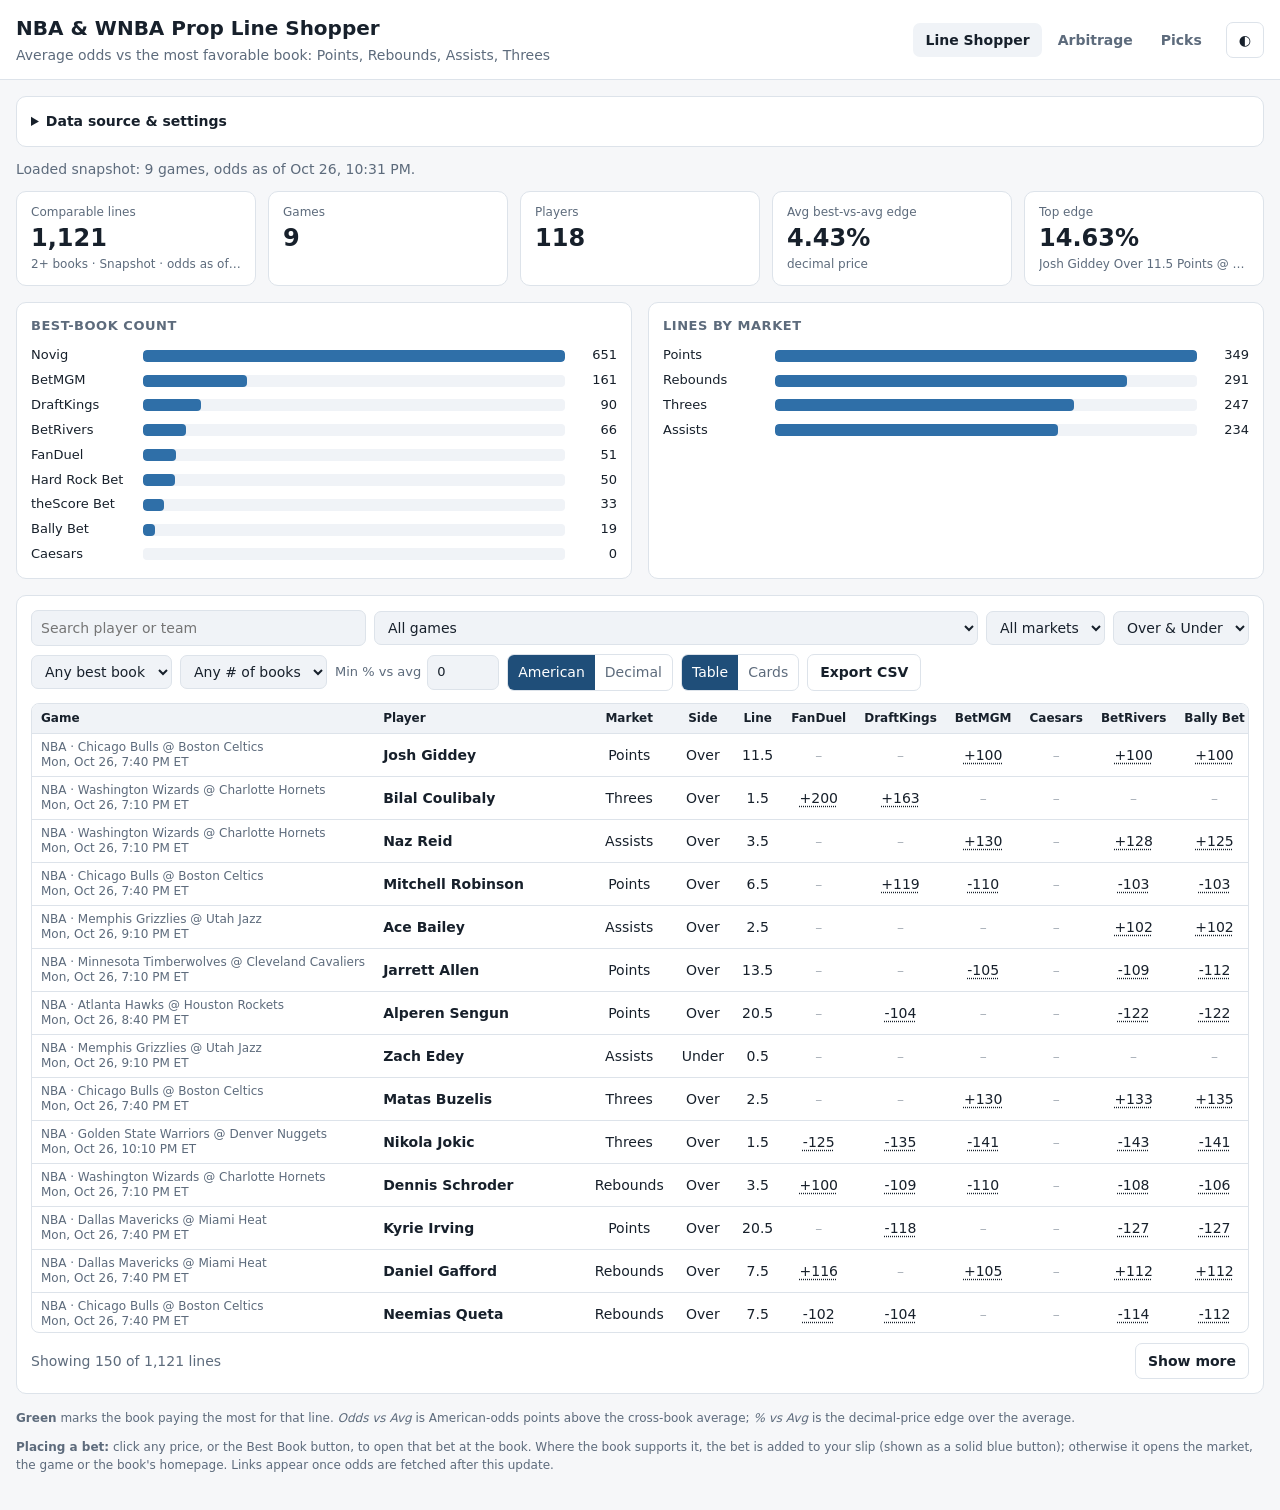
<file: index.html>
<!doctype html>
<html lang="en">
<head>
  <meta charset="utf-8">
  <meta name="viewport" content="width=device-width, initial-scale=1">
  <title>NBA & WNBA Prop Line Shopper</title>
  <meta name="description" content="NBA and WNBA player props: average odds vs the most favorable sportsbook.">
  <link rel="icon" href="data:image/svg+xml,<svg xmlns='http://www.w3.org/2000/svg' viewBox='0 0 100 100'><text y='.9em' font-size='90'>🏀</text></svg>">
  <link rel="stylesheet" href="styles.css?v=20261107a">
</head>
<body>
  <header class="topbar">
    <div class="wrap topbar-inner">
      <div>
        <h1><span class="league-name">NBA &amp; WNBA</span> Prop Line Shopper</h1>
        <p class="sub">Average odds vs the most favorable book: Points, Rebounds, Assists, Threes</p>
      </div>
      <nav class="nav" aria-label="Pages">
        <a href="index.html" aria-current="page">Line Shopper</a>
        <a href="arbitrage.html">Arbitrage</a>
        <a href="picks.html">Picks</a>
      </nav>
      <button id="themeToggle" class="btn ghost" type="button" aria-label="Toggle theme">◐</button>
    </div>
  </header>

  <main class="wrap">
    <details id="settings" class="panel">
      <summary>Data source &amp; settings</summary>
      <div class="settings-grid">
        <label class="field">
          <span>The Odds API key</span>
          <input id="apiKey" type="password" autocomplete="off" placeholder="Paste your key">
          <label class="check"><input id="rememberKey" type="checkbox" checked> Remember on this device</label>
        </label>
        <label class="field">
          <span>Look-ahead window (hours)</span>
          <input id="lookahead" type="number" min="1" step="1" value="48">
          <small>Blank = all upcoming games</small>
        </label>
        <fieldset class="field">
          <legend>Leagues</legend>
          <div id="leagueChecks" class="book-checks"></div>
          <small>Fetches and shows only the leagues checked.</small>
        </fieldset>
        <label class="field">
          <span>Minimum books offering a line</span>
          <input id="minBooks" type="number" min="1" max="9" step="1" value="2">
        </label>
        <fieldset class="field">
          <legend>Sportsbooks</legend>
          <div id="bookChecks" class="book-checks"></div>
        </fieldset>
      </div>
      <div class="actions">
        <button id="fetchLive" class="btn primary" type="button">Fetch live odds</button>
        <button id="loadSnapshot" class="btn" type="button">Load saved snapshot</button>
        <label class="btn">Open JSON file<input id="fileInput" type="file" accept=".json,application/json" hidden></label>
        <button id="downloadJson" class="btn ghost" type="button">Save raw JSON</button>
      </div>
      <p class="hint">Live fetches cost about 4 API credits per game (one per market), for each league checked. Your key stays in your browser and is sent only to api.the-odds-api.com.</p>
    </details>

    <div id="status" class="status" role="status"></div>

    <section class="tiles" id="tiles"></section>

    <section class="breakdowns">
      <div class="panel">
        <h2>Best-book count</h2>
        <div id="bookBars" class="bars"></div>
      </div>
      <div class="panel">
        <h2>Lines by market</h2>
        <div id="marketBars" class="bars"></div>
      </div>
    </section>

    <section class="panel">
      <div class="filters">
        <input id="search" type="search" placeholder="Search player or team">
        <select id="fGame"><option value="">All games</option></select>
        <select id="fMarket"><option value="">All markets</option></select>
        <select id="fSide">
          <option value="">Over &amp; Under</option>
          <option value="Over">Over</option>
          <option value="Under">Under</option>
        </select>
        <select id="fBook"><option value="">Any best book</option></select>
        <select id="fBooks" aria-label="Number of books"><option value="">Any # of books</option></select>
        <select id="sortSel" aria-label="Sort" hidden>
          <option value="pct:-1">Sort: % vs avg</option>
          <option value="usVsAvg:-1">Sort: Odds vs avg</option>
          <option value="best:-1">Sort: Best odds</option>
          <option value="booksOffering:-1">Sort: Most books</option>
          <option value="start:1">Sort: Game time</option>
          <option value="player:1">Sort: Player</option>
        </select>
        <label class="inline">Min % vs avg <input id="fEdge" type="number" step="0.5" value="0"></label>
        <div class="seg" role="group" aria-label="Odds format">
          <button type="button" data-fmt="us" class="on">American</button>
          <button type="button" data-fmt="dec">Decimal</button>
        </div>
        <div class="seg" role="group" aria-label="View">
          <button type="button" data-view="table">Table</button>
          <button type="button" data-view="cards">Cards</button>
        </div>
        <button id="exportCsv" class="btn ghost" type="button">Export CSV</button>
      </div>
      <div class="table-wrap">
        <table id="grid">
          <thead><tr id="headRow"></tr></thead>
          <tbody id="body"></tbody>
        </table>
      </div>
      <div id="cards" class="cards" hidden></div>
      <div class="table-foot">
        <span id="rowCount"></span>
        <button id="more" class="btn ghost" type="button" hidden>Show more</button>
      </div>
    </section>

    <footer class="foot">
      <p><strong>Green</strong> marks the book paying the most for that line. <em>Odds vs Avg</em> is American-odds points above the cross-book average; <em>% vs Avg</em> is the decimal-price edge over the average.</p>
      <p><strong>Placing a bet:</strong> click any price, or the Best Book button, to open that bet at the book. Where the book supports it, the bet is added to your slip (shown as a solid blue button); otherwise it opens the market, the game or the book's homepage. Links appear once odds are fetched after this update.</p>
    </footer>
  </main>

  <script src="common.js?v=20261107a"></script>
  <script src="app.js?v=20261107a"></script>
</body>
</html>
</file>
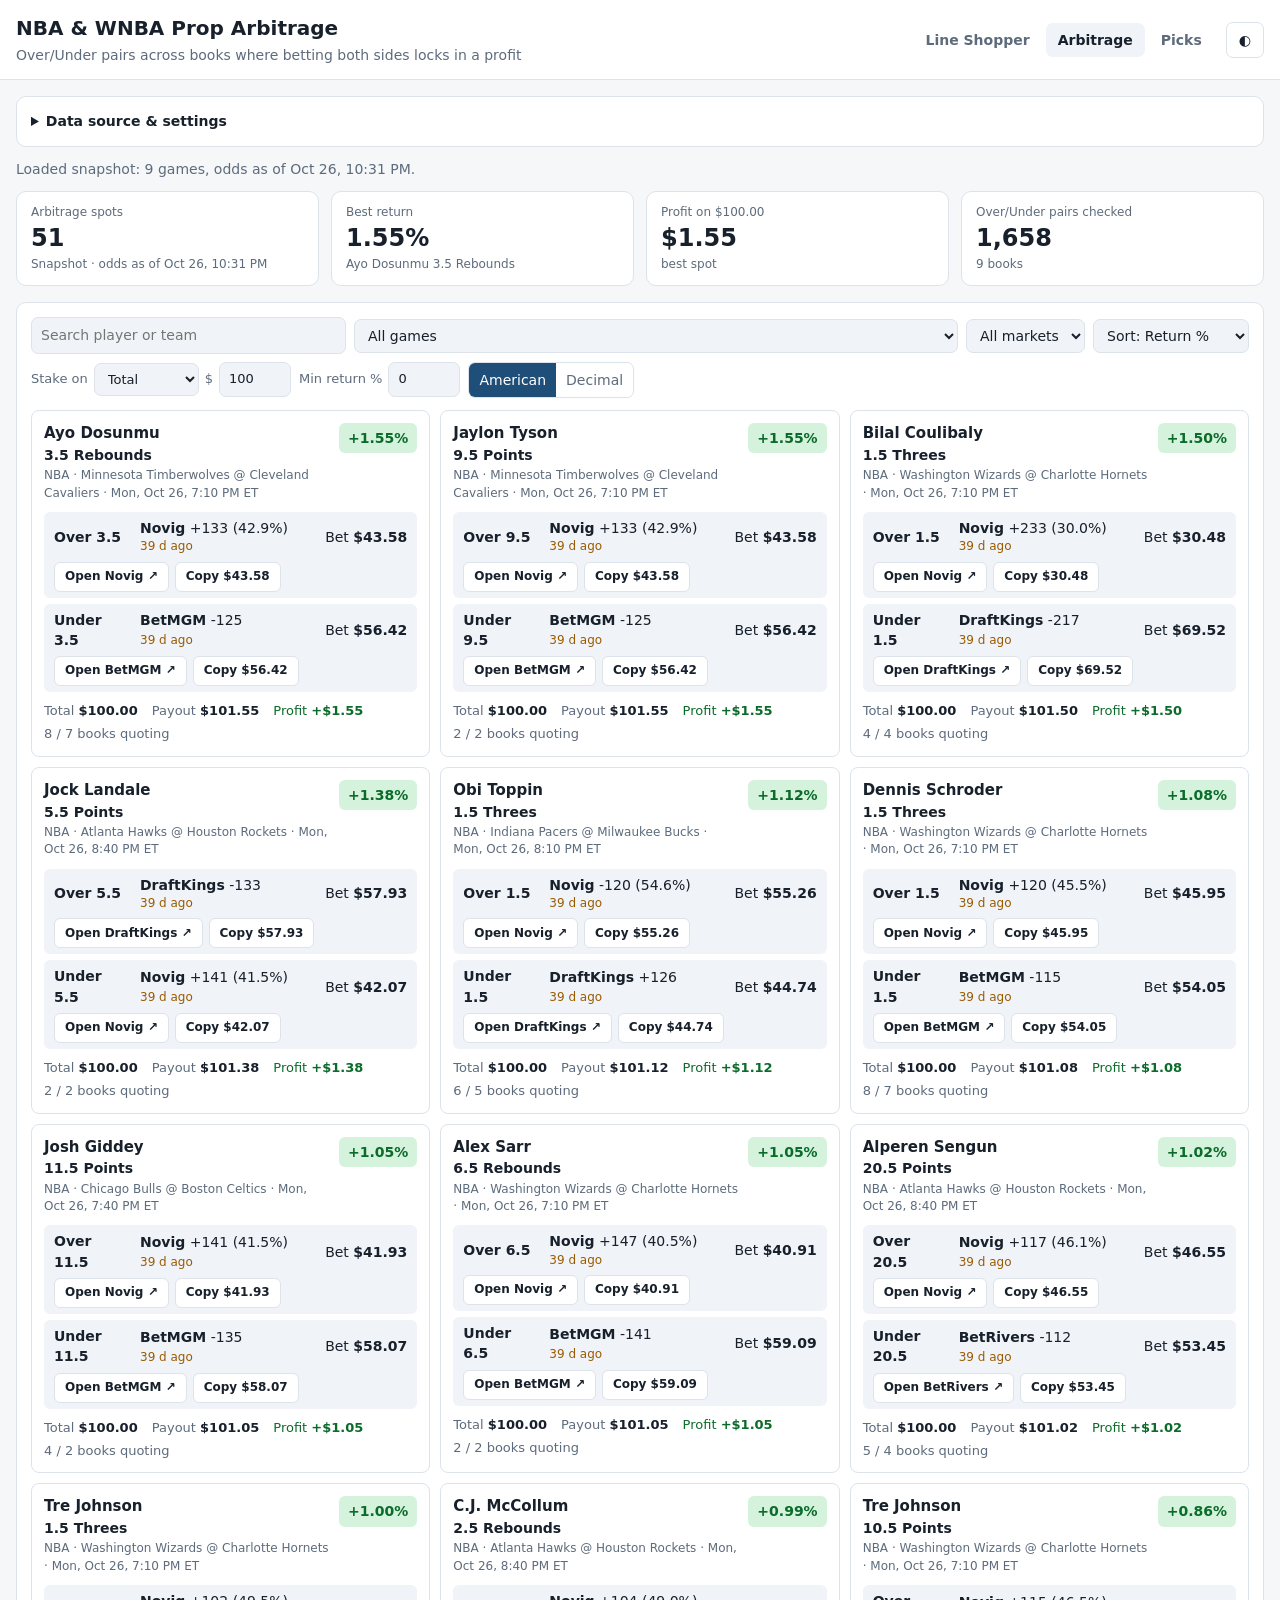
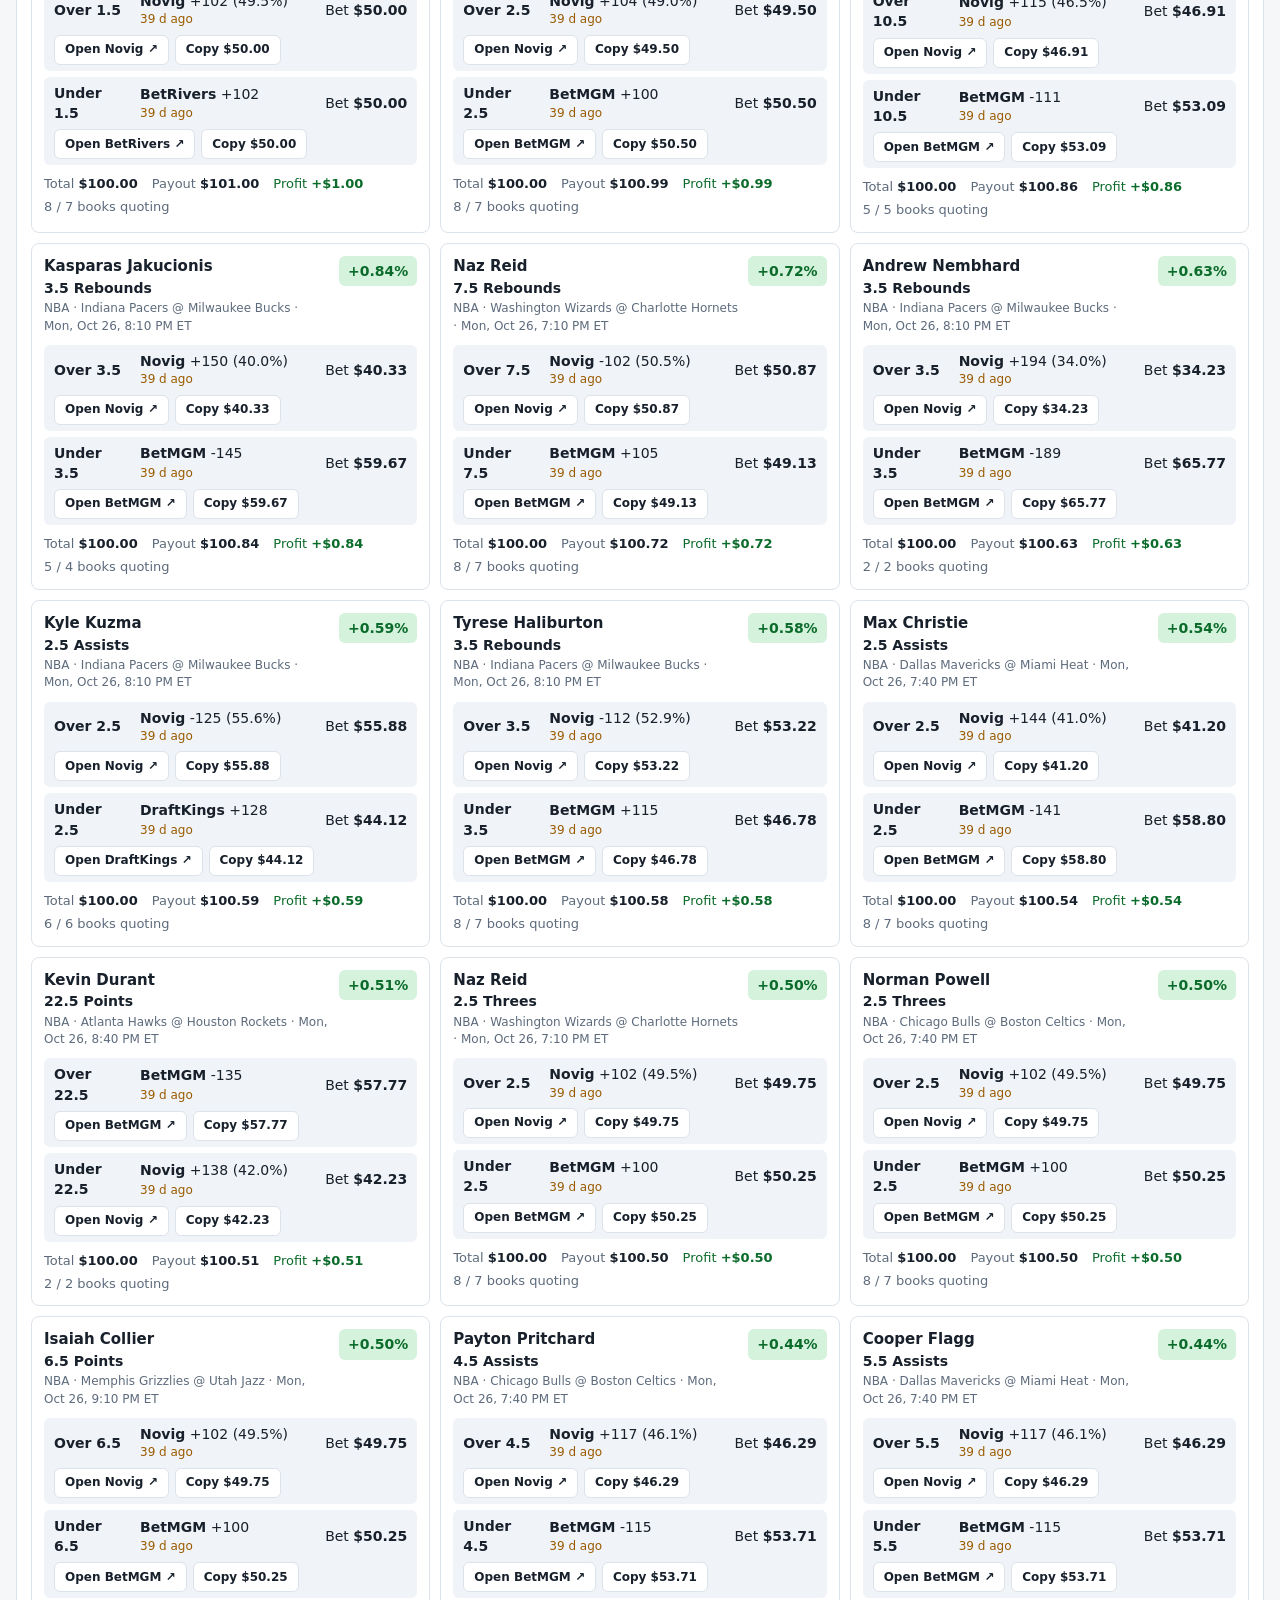
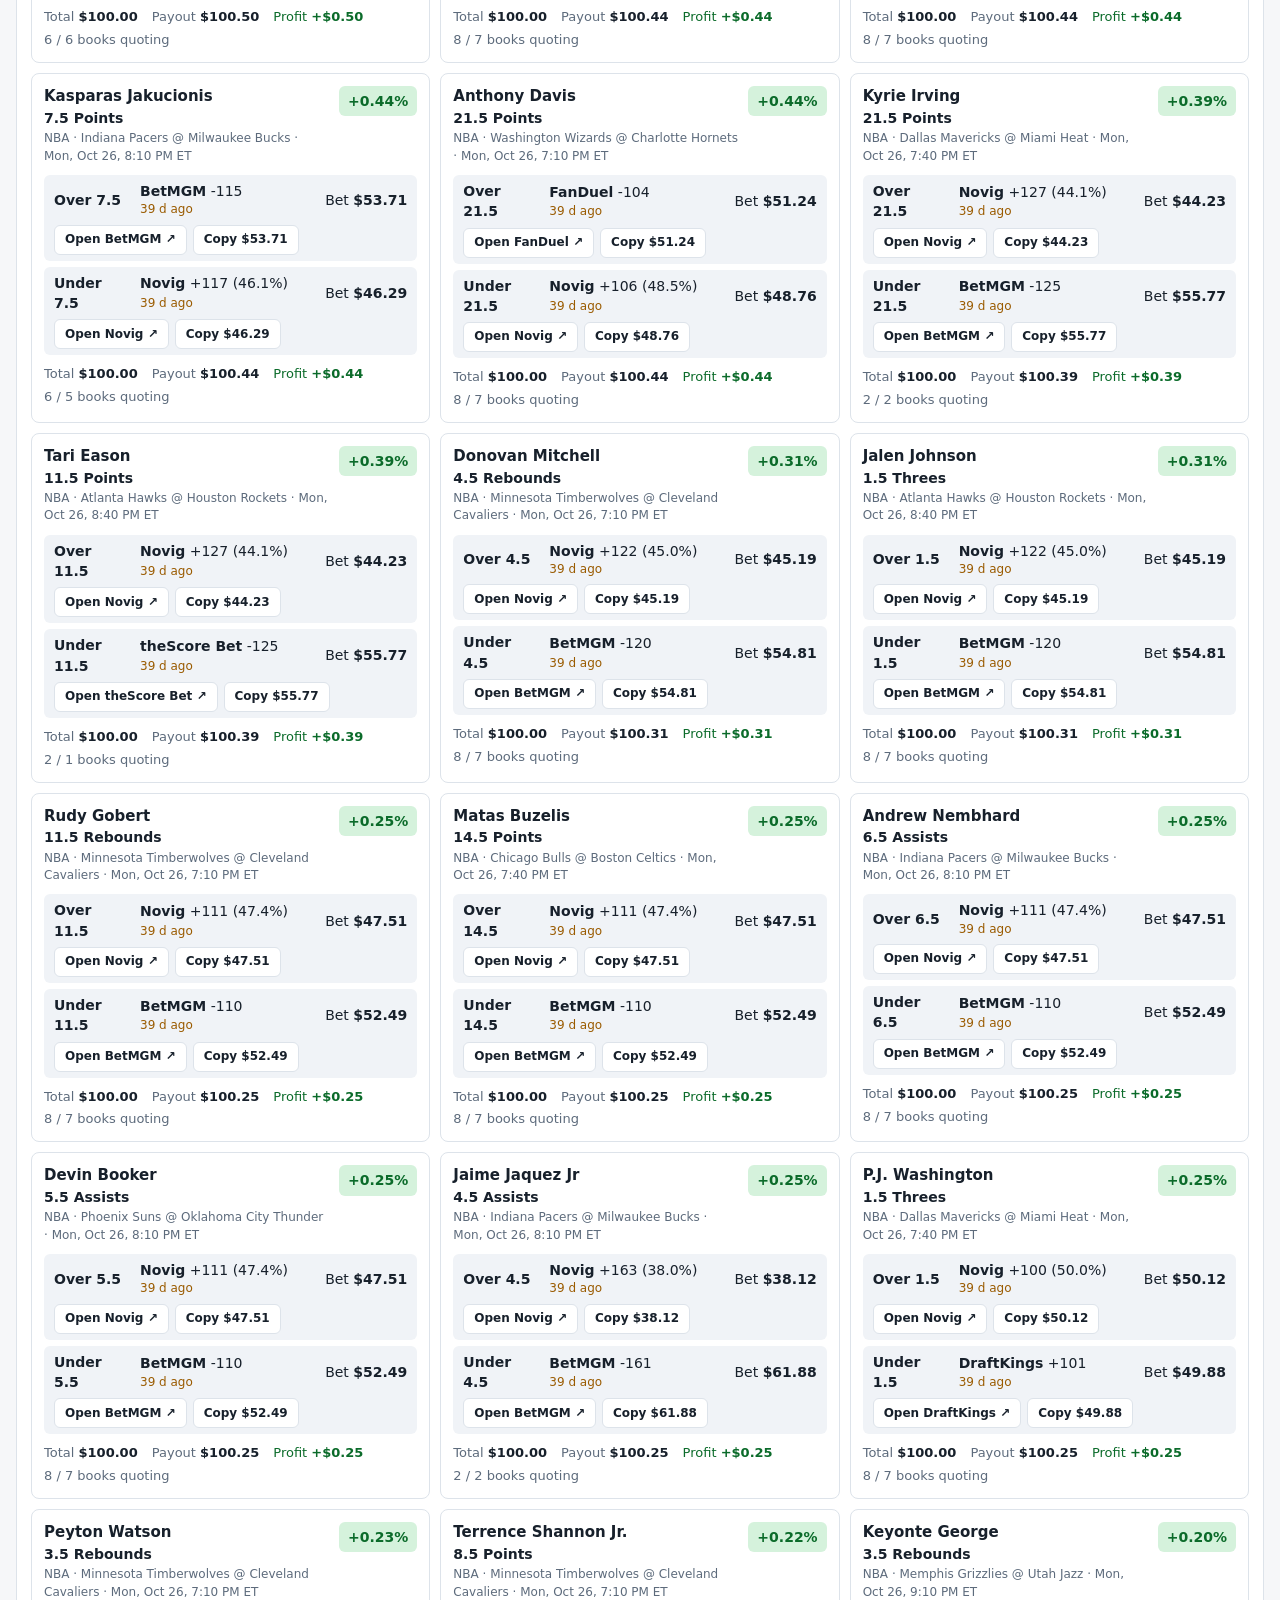
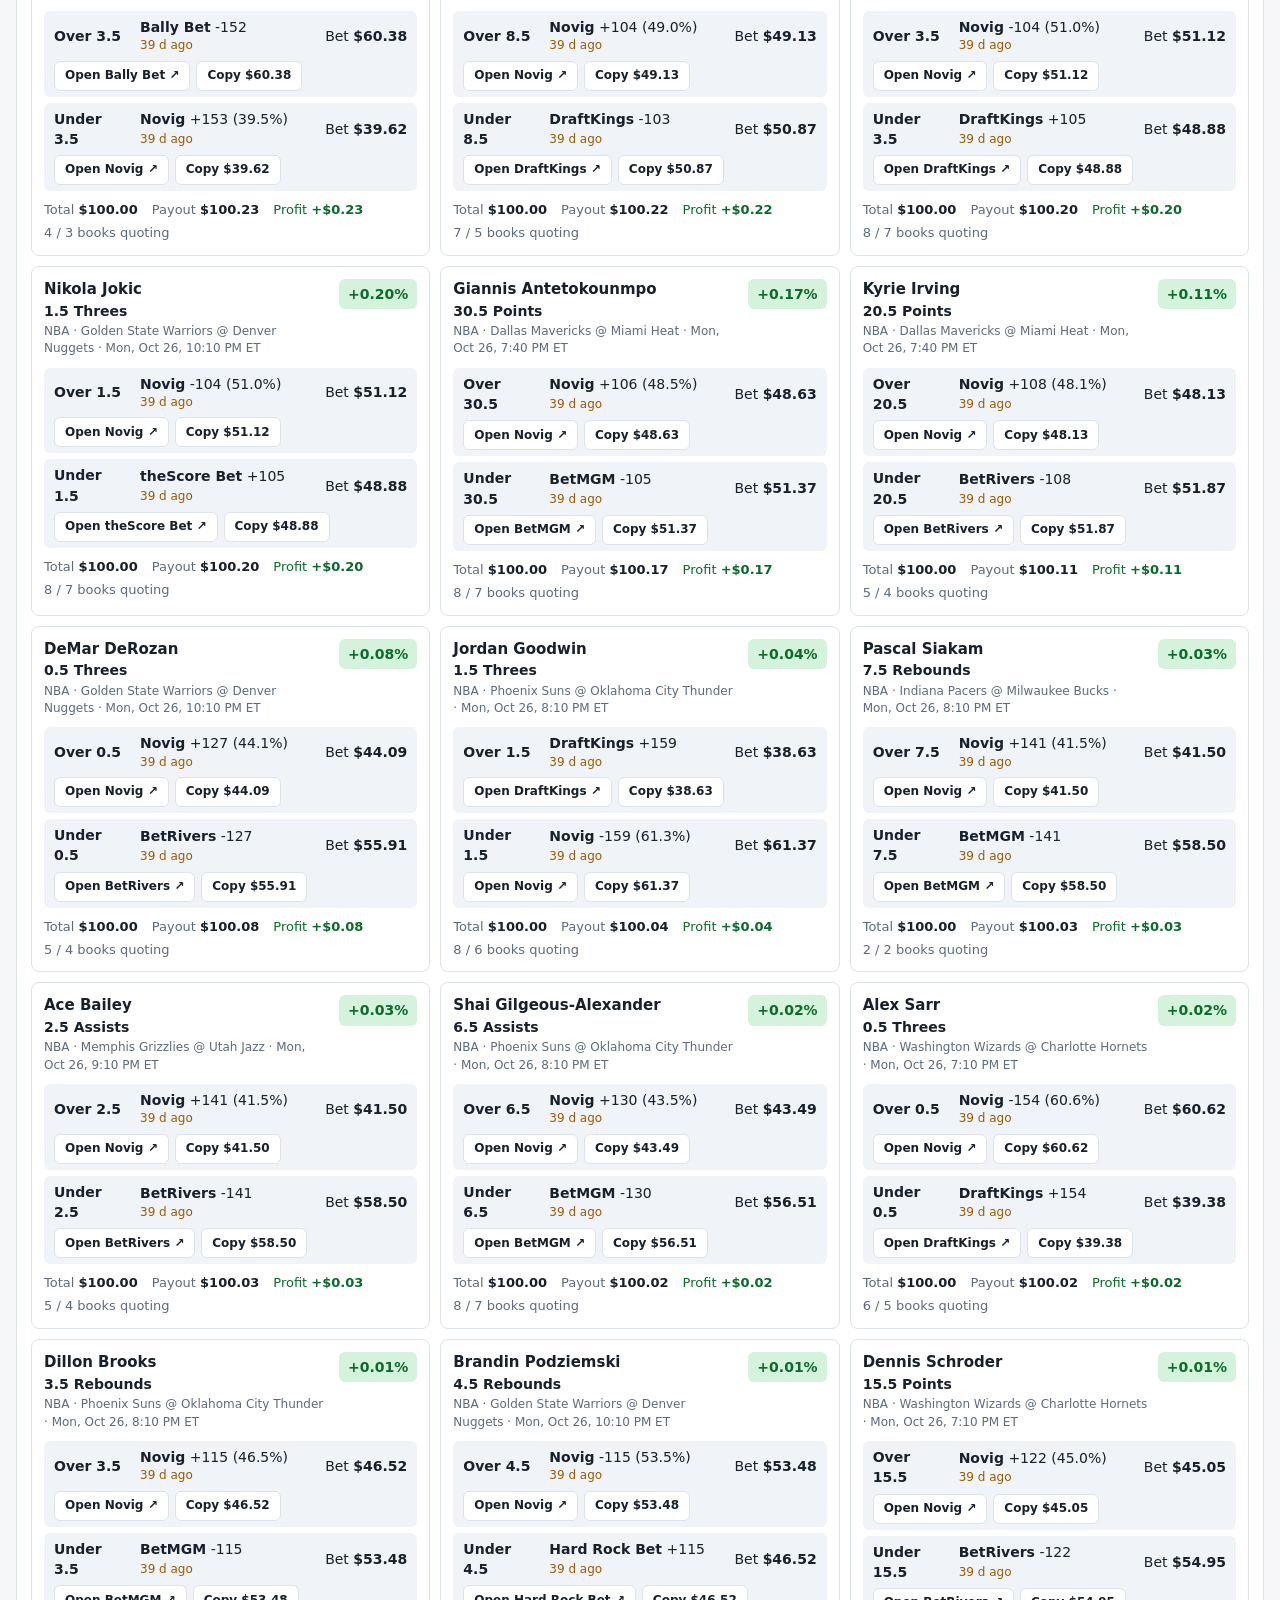
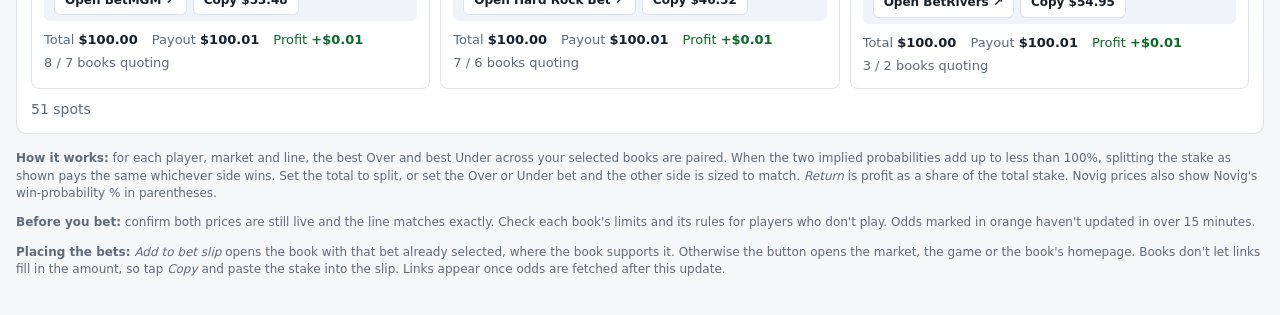
<file: arbitrage.html>
<!doctype html>
<html lang="en">
<head>
  <meta charset="utf-8">
  <meta name="viewport" content="width=device-width, initial-scale=1">
  <title>NBA & WNBA Prop Arbitrage</title>
  <meta name="description" content="NBA and WNBA player props: Over/Under pairs across sportsbooks that lock in a profit.">
  <link rel="icon" href="data:image/svg+xml,<svg xmlns='http://www.w3.org/2000/svg' viewBox='0 0 100 100'><text y='.9em' font-size='90'>🏀</text></svg>">
  <link rel="stylesheet" href="styles.css?v=20261107a">
</head>
<body>
  <header class="topbar">
    <div class="wrap topbar-inner">
      <div>
        <h1><span class="league-name">NBA &amp; WNBA</span> Prop Arbitrage</h1>
        <p class="sub">Over/Under pairs across books where betting both sides locks in a profit</p>
      </div>
      <nav class="nav" aria-label="Pages">
        <a href="index.html">Line Shopper</a>
        <a href="arbitrage.html" aria-current="page">Arbitrage</a>
        <a href="picks.html">Picks</a>
      </nav>
      <button id="themeToggle" class="btn ghost" type="button" aria-label="Toggle theme">◐</button>
    </div>
  </header>

  <main class="wrap">
    <details id="settings" class="panel">
      <summary>Data source &amp; settings</summary>
      <div class="settings-grid">
        <label class="field">
          <span>The Odds API key</span>
          <input id="apiKey" type="password" autocomplete="off" placeholder="Paste your key">
          <label class="check"><input id="rememberKey" type="checkbox" checked> Remember on this device</label>
        </label>
        <label class="field">
          <span>Look-ahead window (hours)</span>
          <input id="lookahead" type="number" min="1" step="1" value="48">
          <small>Blank = all upcoming games</small>
        </label>
        <fieldset class="field">
          <legend>Leagues</legend>
          <div id="leagueChecks" class="book-checks"></div>
          <small>Fetches and shows only the leagues checked.</small>
        </fieldset>
        <fieldset class="field">
          <legend>Sportsbooks</legend>
          <div id="bookChecks" class="book-checks"></div>
          <small>Only include books you can actually bet at.</small>
        </fieldset>
      </div>
      <div class="actions">
        <button id="fetchLive" class="btn primary" type="button">Fetch live odds</button>
        <button id="loadSnapshot" class="btn" type="button">Load saved snapshot</button>
        <label class="btn">Open JSON file<input id="fileInput" type="file" accept=".json,application/json" hidden></label>
      </div>
      <p class="hint">Arbitrage windows close fast, often in minutes. The saved snapshot is usually hours old, so fetch live odds before placing anything. Live fetches cost about 4 API credits per game. Odds loaded on either page carry over to the other in this tab.</p>
    </details>

    <div id="status" class="status" role="status"></div>

    <section class="tiles" id="tiles"></section>

    <section class="panel">
      <div class="filters">
        <input id="search" type="search" placeholder="Search player or team">
        <select id="fGame"><option value="">All games</option></select>
        <select id="fMarket"><option value="">All markets</option></select>
        <select id="sortSel" aria-label="Sort">
          <option value="roi">Sort: Return %</option>
          <option value="start">Sort: Game time</option>
          <option value="player">Sort: Player</option>
        </select>
        <label class="inline stake-field">Stake on
          <select id="stakeMode" aria-label="Stake applies to">
            <option value="total">Total</option>
            <option value="Over">Over bet</option>
            <option value="Under">Under bet</option>
          </select>
          $ <input id="stake" type="number" min="1" step="10" value="100">
        </label>
        <label class="inline">Min return % <input id="fRoi" type="number" step="0.25" value="0"></label>
        <div class="seg" role="group" aria-label="Odds format">
          <button type="button" data-fmt="us" class="on">American</button>
          <button type="button" data-fmt="dec">Decimal</button>
        </div>
      </div>
      <div id="arbs" class="cards"></div>
      <div class="table-foot"><span id="rowCount"></span></div>
    </section>

    <footer class="foot">
      <p><strong>How it works:</strong> for each player, market and line, the best Over and best Under across your selected books are paired. When the two implied probabilities add up to less than 100%, splitting the stake as shown pays the same whichever side wins. Set the total to split, or set the Over or Under bet and the other side is sized to match. <em>Return</em> is profit as a share of the total stake. Novig prices also show Novig's win-probability % in parentheses.</p>
      <p><strong>Before you bet:</strong> confirm both prices are still live and the line matches exactly. Check each book's limits and its rules for players who don't play. Odds marked in orange haven't updated in over 15 minutes.</p>
      <p><strong>Placing the bets:</strong> <em>Add to bet slip</em> opens the book with that bet already selected, where the book supports it. Otherwise the button opens the market, the game or the book's homepage. Books don't let links fill in the amount, so tap <em>Copy</em> and paste the stake into the slip. Links appear once odds are fetched after this update.</p>
    </footer>
  </main>

  <script src="common.js?v=20261107a"></script>
  <script src="arbitrage.js?v=20261107a"></script>
</body>
</html>
</file>
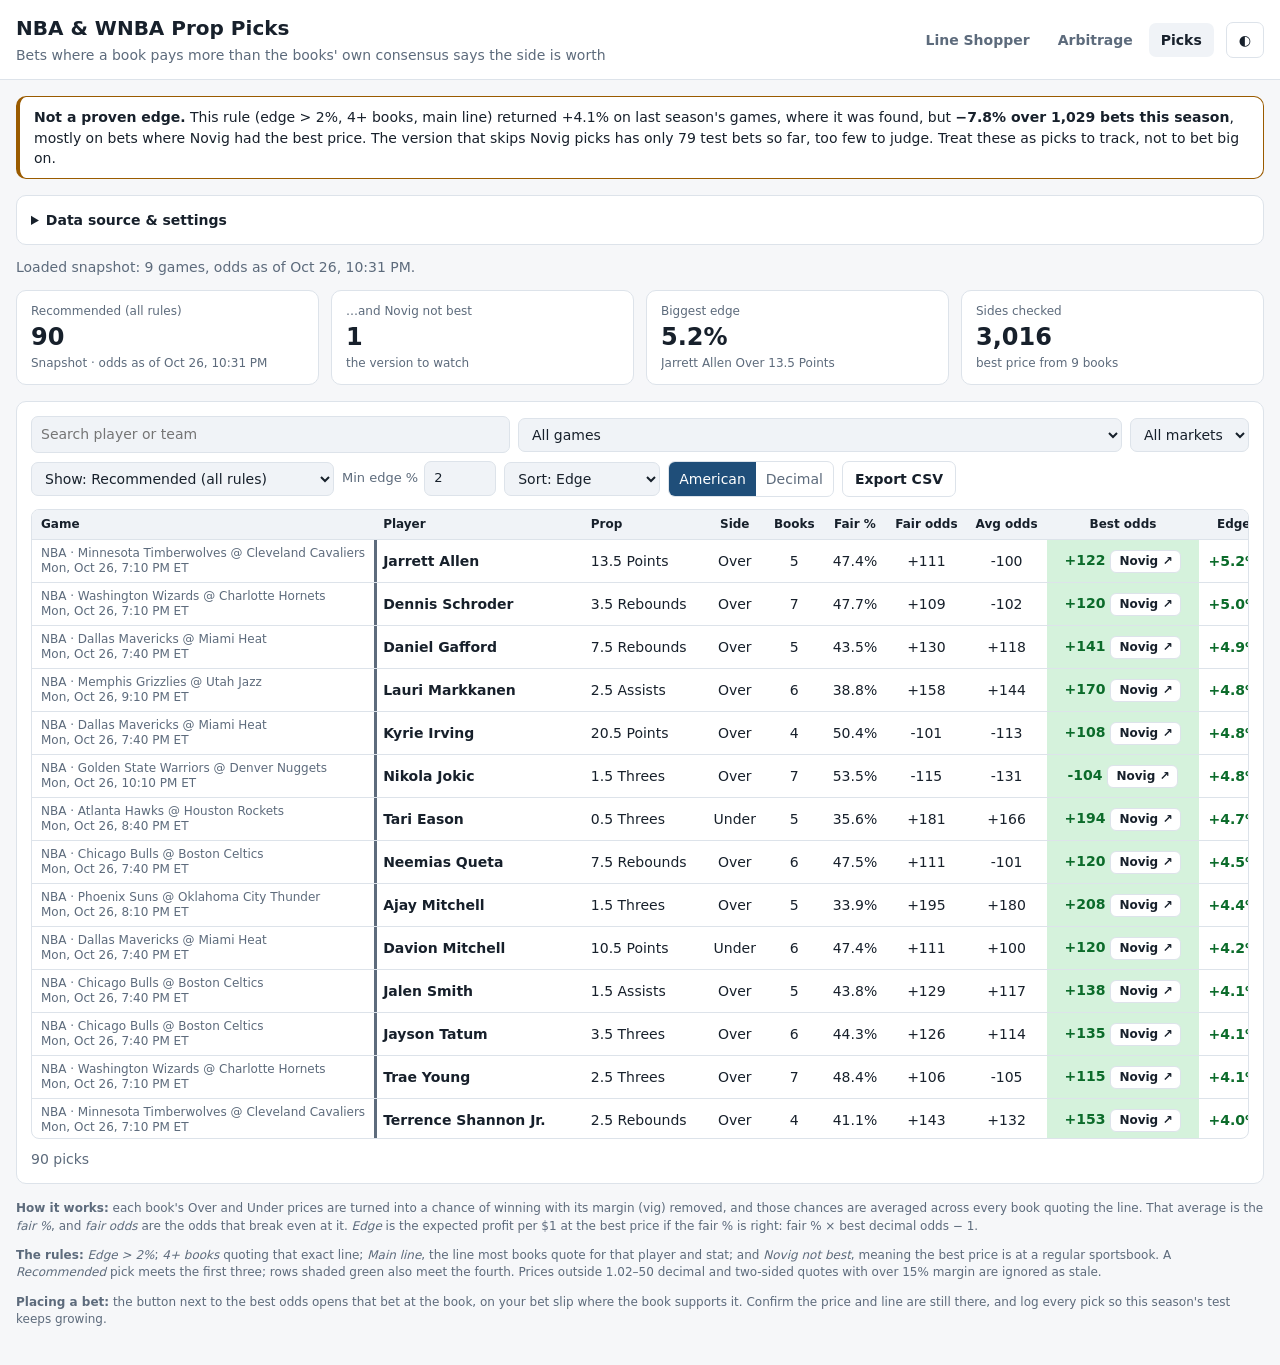
<file: picks.html>
<!doctype html>
<html lang="en">
<head>
  <meta charset="utf-8">
  <meta name="viewport" content="width=device-width, initial-scale=1">
  <title>NBA & WNBA Prop Picks</title>
  <meta name="description" content="NBA and WNBA player props where a book's price beats the fair price implied by all the books together.">
  <link rel="icon" href="data:image/svg+xml,<svg xmlns='http://www.w3.org/2000/svg' viewBox='0 0 100 100'><text y='.9em' font-size='90'>🏀</text></svg>">
  <link rel="stylesheet" href="styles.css?v=20261107a">
</head>
<body>
  <header class="topbar">
    <div class="wrap topbar-inner">
      <div>
        <h1><span class="league-name">NBA &amp; WNBA</span> Prop Picks</h1>
        <p class="sub">Bets where a book pays more than the books' own consensus says the side is worth</p>
      </div>
      <nav class="nav" aria-label="Pages">
        <a href="index.html">Line Shopper</a>
        <a href="arbitrage.html">Arbitrage</a>
        <a href="picks.html" aria-current="page">Picks</a>
      </nav>
      <button id="themeToggle" class="btn ghost" type="button" aria-label="Toggle theme">◐</button>
    </div>
  </header>

  <main class="wrap">
    <div class="notice" role="note">
      <strong>Not a proven edge.</strong> This rule (edge &gt; 2%, 4+ books, main line) returned +4.1% on last season's games, where it was found, but <strong>−7.8% over 1,029 bets this season</strong>, mostly on bets where Novig had the best price. The version that skips Novig picks has only 79 test bets so far, too few to judge. Treat these as picks to track, not to bet big on.
    </div>

    <details id="settings" class="panel">
      <summary>Data source &amp; settings</summary>
      <div class="settings-grid">
        <label class="field">
          <span>The Odds API key</span>
          <input id="apiKey" type="password" autocomplete="off" placeholder="Paste your key">
          <label class="check"><input id="rememberKey" type="checkbox" checked> Remember on this device</label>
        </label>
        <label class="field">
          <span>Look-ahead window (hours)</span>
          <input id="lookahead" type="number" min="1" step="1" value="48">
          <small>Blank = all upcoming games</small>
        </label>
        <fieldset class="field">
          <legend>Leagues</legend>
          <div id="leagueChecks" class="book-checks"></div>
          <small>Fetches and shows only the leagues checked.</small>
        </fieldset>
        <fieldset class="field">
          <legend>Sportsbooks</legend>
          <div id="bookChecks" class="book-checks"></div>
          <small>Best prices come only from these. The fair price always uses every book.</small>
        </fieldset>
      </div>
      <div class="actions">
        <button id="fetchLive" class="btn primary" type="button">Fetch live odds</button>
        <button id="loadSnapshot" class="btn" type="button">Load saved snapshot</button>
        <label class="btn">Open JSON file<input id="fileInput" type="file" accept=".json,application/json" hidden></label>
      </div>
      <p class="hint">The backtest used prices about 30 minutes before tip-off, so fetch live odds close to game time. Live fetches cost about 4 API credits per game. Odds loaded on any page carry over to the others in this tab.</p>
    </details>

    <div id="status" class="status" role="status"></div>

    <section class="tiles" id="tiles"></section>

    <section class="panel">
      <div class="filters">
        <input id="search" type="search" placeholder="Search player or team">
        <select id="fGame"><option value="">All games</option></select>
        <select id="fMarket"><option value="">All markets</option></select>
        <select id="fShow" aria-label="Rules to meet">
          <option value="rule">Show: Recommended (all rules)</option>
          <option value="ruleNoNovig">Show: Recommended, Novig not best</option>
          <option value="edgeBooks">Show: Edge &gt; 2% and 4+ books</option>
          <option value="positive">Show: Any positive edge</option>
          <option value="all">Show: Any line</option>
        </select>
        <label class="inline">Min edge % <input id="fEdge" type="number" step="0.5" value="2"></label>
        <select id="sortSel" aria-label="Sort">
          <option value="edge">Sort: Edge</option>
          <option value="start">Sort: Game time</option>
          <option value="player">Sort: Player</option>
        </select>
        <div class="seg" role="group" aria-label="Odds format">
          <button type="button" data-fmt="us" class="on">American</button>
          <button type="button" data-fmt="dec">Decimal</button>
        </div>
        <button id="exportCsv" class="btn ghost" type="button">Export CSV</button>
      </div>
      <div class="table-wrap">
        <table id="grid">
          <thead><tr id="headRow"></tr></thead>
          <tbody id="body"></tbody>
        </table>
      </div>
      <div class="table-foot"><span id="rowCount"></span></div>
    </section>

    <footer class="foot">
      <p><strong>How it works:</strong> each book's Over and Under prices are turned into a chance of winning with its margin (vig) removed, and those chances are averaged across every book quoting the line. That average is the <em>fair %</em>, and <em>fair odds</em> are the odds that break even at it. <em>Edge</em> is the expected profit per $1 at the best price if the fair % is right: fair % × best decimal odds − 1.</p>
      <p><strong>The rules:</strong> <em>Edge &gt; 2%</em>; <em>4+ books</em> quoting that exact line; <em>Main line</em>, the line most books quote for that player and stat; and <em>Novig not best</em>, meaning the best price is at a regular sportsbook. A <em>Recommended</em> pick meets the first three; rows shaded green also meet the fourth. Prices outside 1.02–50 decimal and two-sided quotes with over 15% margin are ignored as stale.</p>
      <p><strong>Placing a bet:</strong> the button next to the best odds opens that bet at the book, on your bet slip where the book supports it. Confirm the price and line are still there, and log every pick so this season's test keeps growing.</p>
    </footer>
  </main>

  <script src="common.js?v=20261107a"></script>
  <script src="picks.js?v=20261107a"></script>
</body>
</html>
</file>
<file: styles.css>
:root {
  --bg: #f6f7f9;
  --surface: #ffffff;
  --surface-2: #f0f3f7;
  --text: #17202b;
  --muted: #5d6b7c;
  --border: #dde3ea;
  --accent: #1f4e79;
  --accent-text: #ffffff;
  --best-bg: #d5f2dc;
  --best-text: #0b6b2a;
  --bar: #2f6fa8;
  --warn: #9a5b00;
  --err: #b42318;
  --radius: 10px;
  color-scheme: light;
}
@media (prefers-color-scheme: dark) {
  :root:not([data-theme="light"]) {
    --bg: #0f141a;
    --surface: #171e26;
    --surface-2: #1e2731;
    --text: #e6ebf1;
    --muted: #93a1b2;
    --border: #2a3542;
    --accent: #4f8fd0;
    --accent-text: #0b1118;
    --best-bg: #143d23;
    --best-text: #7fe0a0;
    --bar: #5b9ad8;
    --warn: #f0b45a;
    --err: #ff8a80;
    color-scheme: dark;
  }
}
:root[data-theme="dark"] {
  --bg: #0f141a;
  --surface: #171e26;
  --surface-2: #1e2731;
  --text: #e6ebf1;
  --muted: #93a1b2;
  --border: #2a3542;
  --accent: #4f8fd0;
  --accent-text: #0b1118;
  --best-bg: #143d23;
  --best-text: #7fe0a0;
  --bar: #5b9ad8;
  --warn: #f0b45a;
  --err: #ff8a80;
  color-scheme: dark;
}

* { box-sizing: border-box; }
[hidden] { display: none !important; }
html, body { margin: 0; }
body {
  background: var(--bg);
  color: var(--text);
  font: 14px/1.45 system-ui, -apple-system, "Segoe UI", Roboto, sans-serif;
  overflow-x: hidden;
}
.wrap { max-width: 1400px; margin: 0 auto; padding: 0 16px; }

.topbar { background: var(--surface); border-bottom: 1px solid var(--border); margin-bottom: 16px; }
.topbar-inner { display: flex; align-items: center; justify-content: space-between; gap: 12px; padding-top: 14px; padding-bottom: 14px; }
h1 { font-size: 20px; margin: 0; }
h2 { font-size: 13px; text-transform: uppercase; letter-spacing: .04em; color: var(--muted); margin: 0 0 10px; }
.sub { margin: 2px 0 0; color: var(--muted); }
.nav { display: flex; gap: 4px; margin-left: auto; }
.nav a { padding: 7px 12px; border-radius: 7px; color: var(--muted); font-weight: 600; text-decoration: none; white-space: nowrap; }
.nav a:hover { color: var(--text); }
.nav a[aria-current="page"] { background: var(--surface-2); color: var(--text); }

.panel { background: var(--surface); border: 1px solid var(--border); border-radius: var(--radius); padding: 14px; margin-bottom: 16px; }
details.panel > summary { cursor: pointer; font-weight: 600; }
details[open].panel > summary { margin-bottom: 12px; }

.settings-grid { display: grid; grid-template-columns: repeat(auto-fit, minmax(220px, 1fr)); gap: 14px; }
.field { display: flex; flex-direction: column; gap: 4px; border: 0; padding: 0; margin: 0; min-width: 0; }
.field > span, .field > legend { font-weight: 600; font-size: 13px; padding: 0; }
.field small, .hint { color: var(--muted); font-size: 12px; }
.check { display: flex; align-items: center; gap: 6px; font-size: 12px; color: var(--muted); }
.book-checks { display: flex; flex-wrap: wrap; gap: 4px 12px; }
.book-checks label { display: flex; align-items: center; gap: 4px; }

input, select {
  font: inherit; color: var(--text); background: var(--surface-2);
  border: 1px solid var(--border); border-radius: 7px; padding: 7px 9px; min-width: 0;
}
input[type="checkbox"] { padding: 0; }
input:focus, select:focus, button:focus-visible { outline: 2px solid var(--accent); outline-offset: 1px; }

.actions { display: flex; flex-wrap: wrap; gap: 8px; margin-top: 14px; }
.btn {
  font: inherit; font-weight: 600; cursor: pointer; display: inline-flex; align-items: center;
  border: 1px solid var(--border); background: var(--surface-2); color: var(--text);
  border-radius: 7px; padding: 7px 12px;
}
.btn:hover { border-color: var(--accent); }
.btn.primary { background: var(--accent); color: var(--accent-text); border-color: var(--accent); }
.btn.ghost { background: transparent; }
.btn:disabled { opacity: .55; cursor: progress; }

.status { min-height: 20px; margin: -4px 0 12px; color: var(--muted); }
.status.warn { color: var(--warn); }
.status.err { color: var(--err); }

.tiles { display: grid; grid-template-columns: repeat(auto-fit, minmax(150px, 1fr)); gap: 12px; margin-bottom: 16px; }
.tile { background: var(--surface); border: 1px solid var(--border); border-radius: var(--radius); padding: 12px 14px; }
.tile .label { color: var(--muted); font-size: 12px; }
.tile .value { font-size: 24px; font-weight: 700; font-variant-numeric: tabular-nums; }
.tile .note { color: var(--muted); font-size: 12px; overflow: hidden; text-overflow: ellipsis; white-space: nowrap; }

.breakdowns { display: grid; grid-template-columns: repeat(auto-fit, minmax(280px, 1fr)); gap: 0 16px; }
.bars { display: grid; gap: 6px; }
.bar-row { display: grid; grid-template-columns: 104px 1fr 44px; align-items: center; gap: 8px; font-size: 13px; }
.bar-track { background: var(--surface-2); border-radius: 4px; height: 12px; overflow: hidden; }
.bar-fill { background: var(--bar); height: 100%; border-radius: 4px; }
.bar-row .n { text-align: right; font-variant-numeric: tabular-nums; }

.filters { display: flex; flex-wrap: wrap; gap: 8px; align-items: center; margin-bottom: 12px; }
.filters #search { flex: 1 1 200px; }
.inline { display: flex; align-items: center; gap: 6px; color: var(--muted); font-size: 13px; }
.inline input { width: 72px; }
.seg { display: inline-flex; border: 1px solid var(--border); border-radius: 7px; overflow: hidden; }
.seg button { font: inherit; border: 0; background: transparent; color: var(--muted); padding: 7px 10px; cursor: pointer; }
.seg button.on { background: var(--accent); color: var(--accent-text); }

.table-wrap { overflow-x: auto; border: 1px solid var(--border); border-radius: 8px; max-height: 70vh; }
table { border-collapse: collapse; width: 100%; font-variant-numeric: tabular-nums; }
th, td { padding: 6px 9px; border-bottom: 1px solid var(--border); white-space: nowrap; text-align: center; }
th { position: sticky; top: 0; z-index: 1; background: var(--surface-2); font-size: 12px; cursor: pointer; user-select: none; }
th[aria-sort="ascending"]::after { content: " ▲"; font-size: 9px; }
th[aria-sort="descending"]::after { content: " ▼"; font-size: 9px; }
td.l, th.l { text-align: left; }
td.game { color: var(--muted); font-size: 12px; line-height: 1.25; }
td.player { font-weight: 600; }
td.best { background: var(--best-bg); color: var(--best-text); font-weight: 700; }
td.na { color: var(--muted); opacity: .5; }
tbody tr:hover td { background-color: var(--surface-2); }
tbody tr:hover td.best { background: var(--best-bg); }
.empty { padding: 28px; color: var(--muted); text-align: center; }

.table-foot { display: flex; align-items: center; justify-content: space-between; gap: 8px; margin-top: 10px; color: var(--muted); }
.foot { color: var(--muted); font-size: 12px; padding-bottom: 24px; }

/* Card view of the lines (see renderCards); default on phones, optional elsewhere. */
.cards { display: grid; grid-template-columns: repeat(auto-fill, minmax(320px, 1fr)); gap: 10px; }
.card { border: 1px solid var(--border); border-radius: 8px; padding: 12px; background: var(--surface); }
.card-top { display: flex; align-items: flex-start; justify-content: space-between; gap: 10px; }
.card-player { font-weight: 700; font-size: 15px; }
.card-prop { font-weight: 600; }
.card-game { color: var(--muted); font-size: 12px; margin-top: 2px; }
.card-edge { flex: none; font-weight: 700; font-variant-numeric: tabular-nums; padding: 4px 8px; border-radius: 6px; border: 1px solid var(--border); }
.card-best { display: flex; flex-wrap: wrap; gap: 4px 14px; margin-top: 10px; font-size: 13px; color: var(--muted); font-variant-numeric: tabular-nums; }
.card-best b { color: var(--text); }
.card-best .best-pick { color: var(--best-text); }
.card-best .best-pick b { color: inherit; }
.card-books { display: flex; flex-wrap: wrap; gap: 6px; margin-top: 10px; }
.chip { display: inline-flex; gap: 6px; padding: 4px 8px; border-radius: 6px; background: var(--surface-2); font-size: 12px; font-variant-numeric: tabular-nums; }
.chip b { font-weight: 700; }
.chip.best { background: var(--best-bg); color: var(--best-text); }
.odds-link { color: inherit; text-decoration: underline dotted; text-underline-offset: 3px; }
.odds-link:hover { text-decoration-style: solid; }
td .mini-btn { min-height: 0; padding: 2px 8px; }

/* Arbitrage page legs (see arbitrage.js card). */
.legs { display: grid; gap: 6px; margin-top: 10px; }
.leg { display: grid; grid-template-columns: 76px 1fr auto; grid-template-areas: "side book stake" "side age stake" "actions actions actions"; gap: 0 10px; align-items: center; background: var(--surface-2); border-radius: 6px; padding: 6px 10px; font-variant-numeric: tabular-nums; }
.leg-side { grid-area: side; font-weight: 700; }
.leg-book { grid-area: book; }
.leg-stake { grid-area: stake; text-align: right; }
.leg-age { grid-area: age; color: var(--muted); font-size: 12px; }
.leg-age.stale { color: var(--warn); }
.leg-actions { grid-area: actions; display: flex; flex-wrap: wrap; gap: 6px; margin-top: 6px; }
.mini-btn {
  font: inherit; font-size: 12px; font-weight: 600; cursor: pointer; display: inline-flex; align-items: center; gap: 4px;
  min-height: 30px; padding: 4px 10px; border-radius: 6px; border: 1px solid var(--border);
  background: var(--surface); color: var(--text); text-decoration: none; white-space: nowrap;
}
.mini-btn:hover { border-color: var(--accent); }
.mini-btn.primary { background: var(--accent); color: var(--accent-text); border-color: var(--accent); }
.card-edge.arb-pos { background: var(--best-bg); color: var(--best-text); border-color: transparent; }
.card-edge.arb-neg { color: var(--muted); }

/* Picks page (see picks.js). */
.notice { border: 1px solid var(--warn); border-left-width: 4px; border-radius: var(--radius); padding: 10px 14px; margin-bottom: 16px; background: var(--surface); }
td.flag { font-weight: 700; }
td.flag.yes { color: var(--best-text); }
td.flag.no { color: var(--muted); opacity: .55; }
td.edge-pos { color: var(--best-text); font-weight: 700; }
td.edge-neg { color: var(--muted); }
tr.pick td.player { box-shadow: inset 3px 0 0 var(--best-text); }
tr.pick td { background-color: color-mix(in srgb, var(--best-bg) 45%, transparent); }
tr.pick-novig td.player { box-shadow: inset 3px 0 0 var(--muted); }

@media (max-width: 700px) {
  .wrap { padding: 0 12px; }
  .topbar { margin-bottom: 12px; }
  .topbar-inner { padding-top: 10px; padding-bottom: 10px; flex-wrap: wrap; }
  .topbar-inner > div:first-child { flex: 1; min-width: 0; }
  .nav { order: 3; width: 100%; margin-left: 0; }
  .nav a { flex: 1; text-align: center; }
  h1 { font-size: 18px; }
  .sub { font-size: 12px; }
  .panel { padding: 12px; margin-bottom: 12px; }

  /* 16px stops iOS from zooming in when a field gets focus. */
  input, select, .btn, .seg button { font-size: 16px; min-height: 42px; }
  input[type="checkbox"] { min-height: 0; width: 18px; height: 18px; }
  .book-checks { gap: 8px 14px; }
  .actions .btn { flex: 1 1 calc(50% - 8px); justify-content: center; }

  .tiles { grid-template-columns: repeat(2, minmax(0, 1fr)); gap: 8px; margin-bottom: 12px; }
  .tile { padding: 10px 12px; }
  .tile .value { font-size: 20px; }
  .tile:last-child:nth-child(odd) { grid-column: 1 / -1; }
  .tile:last-child:nth-child(odd) .note { white-space: normal; }

  .filters { display: grid; grid-template-columns: repeat(2, minmax(0, 1fr)); }
  .filters #search, .filters #fGame { grid-column: 1 / -1; }
  .filters .inline { justify-content: space-between; }
  .filters .inline input { flex: 1; width: auto; }
  .seg { display: flex; }
  .seg button { flex: 1; }
  .filters #exportCsv, .filters .stake-field { grid-column: 1 / -1; justify-content: center; }
  .filters .stake-field select { flex: none; }
  .cards { grid-template-columns: 1fr; }

  .table-foot { flex-direction: column; align-items: stretch; text-align: center; }
  .table-foot .btn { justify-content: center; }
}
</file>
